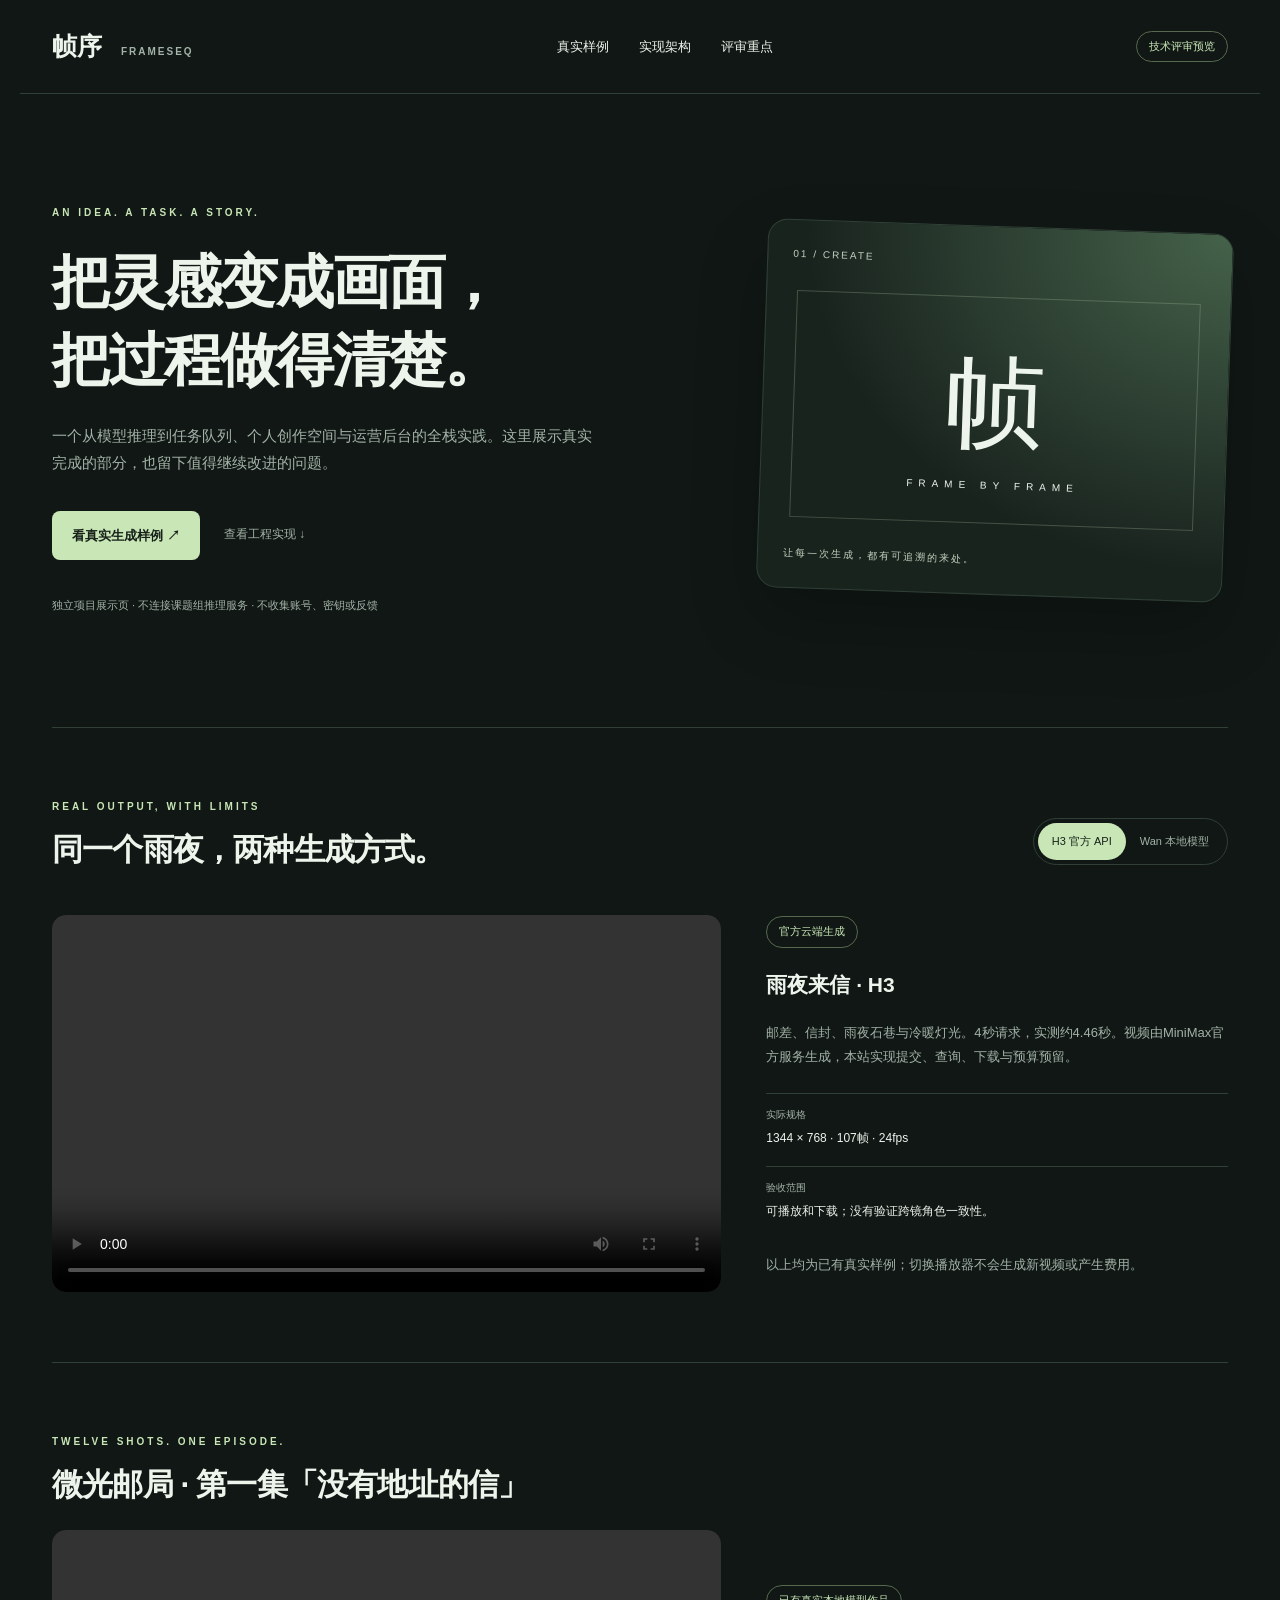
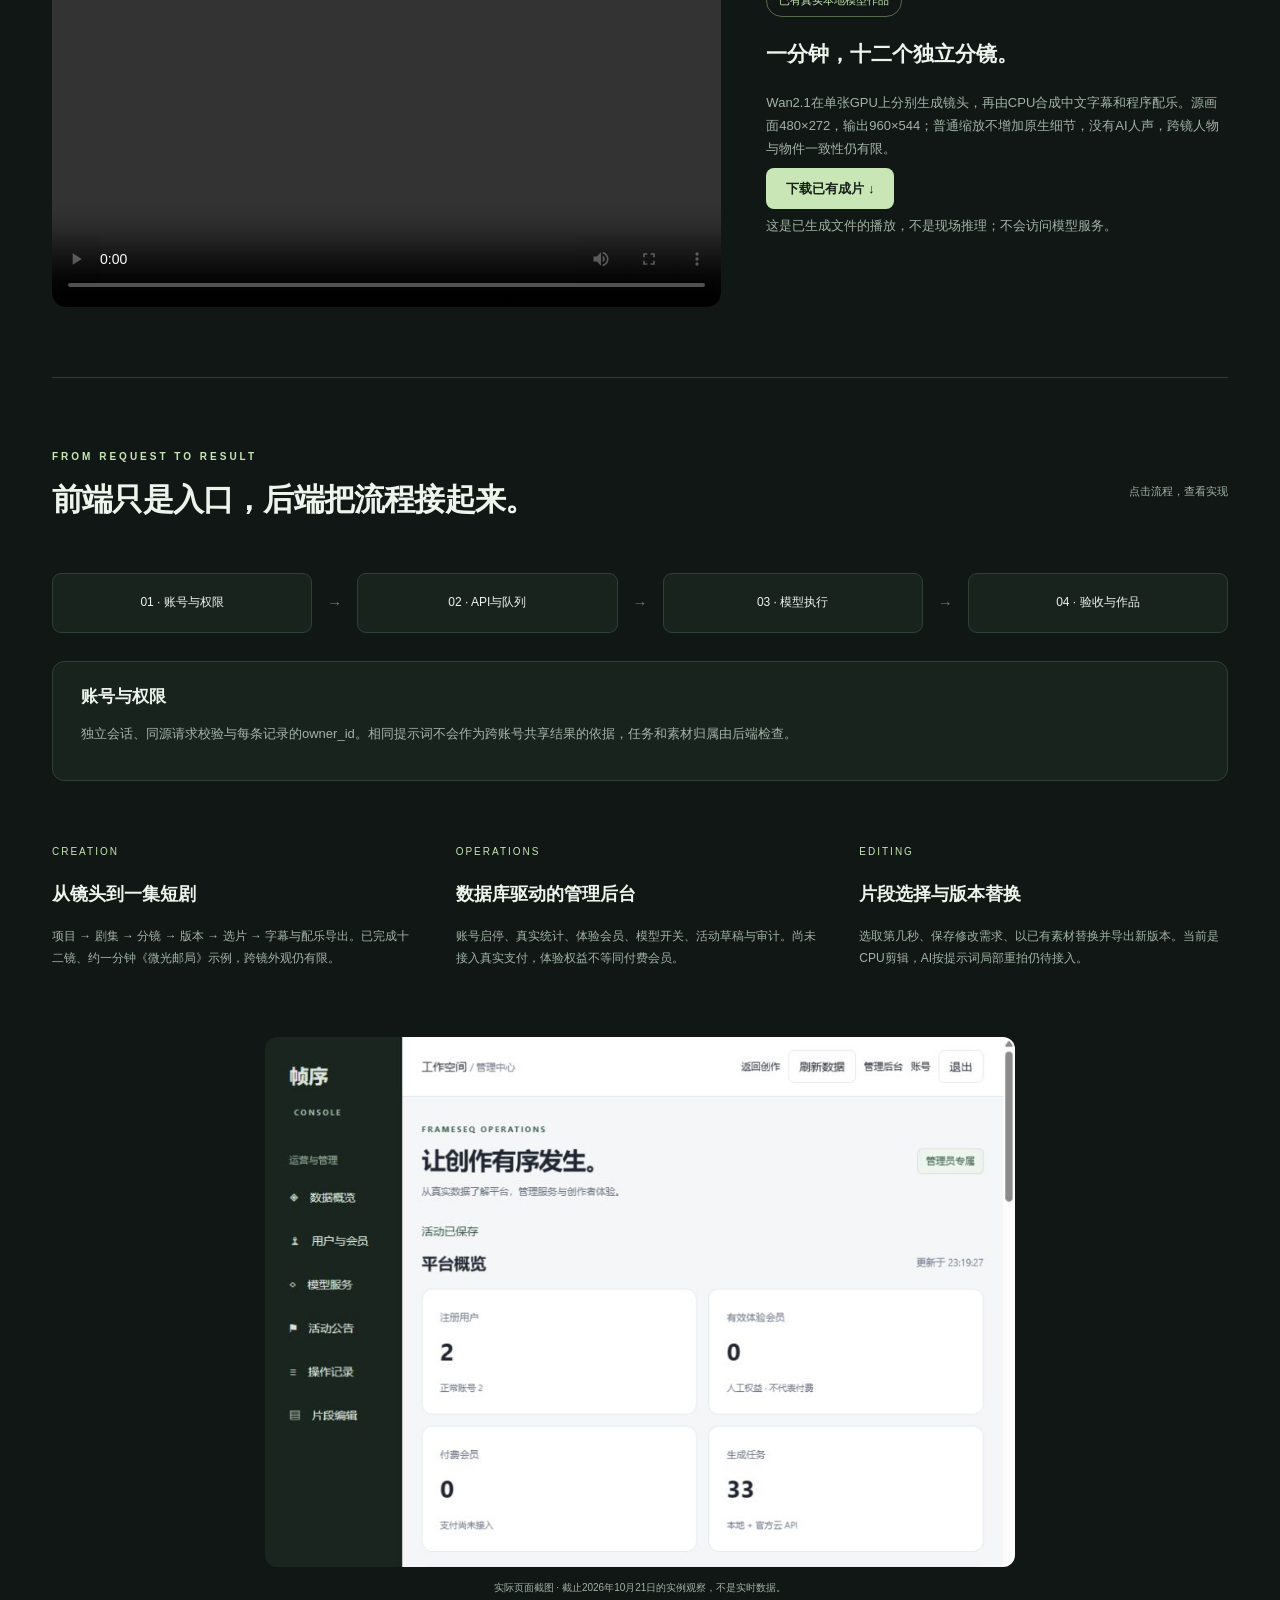
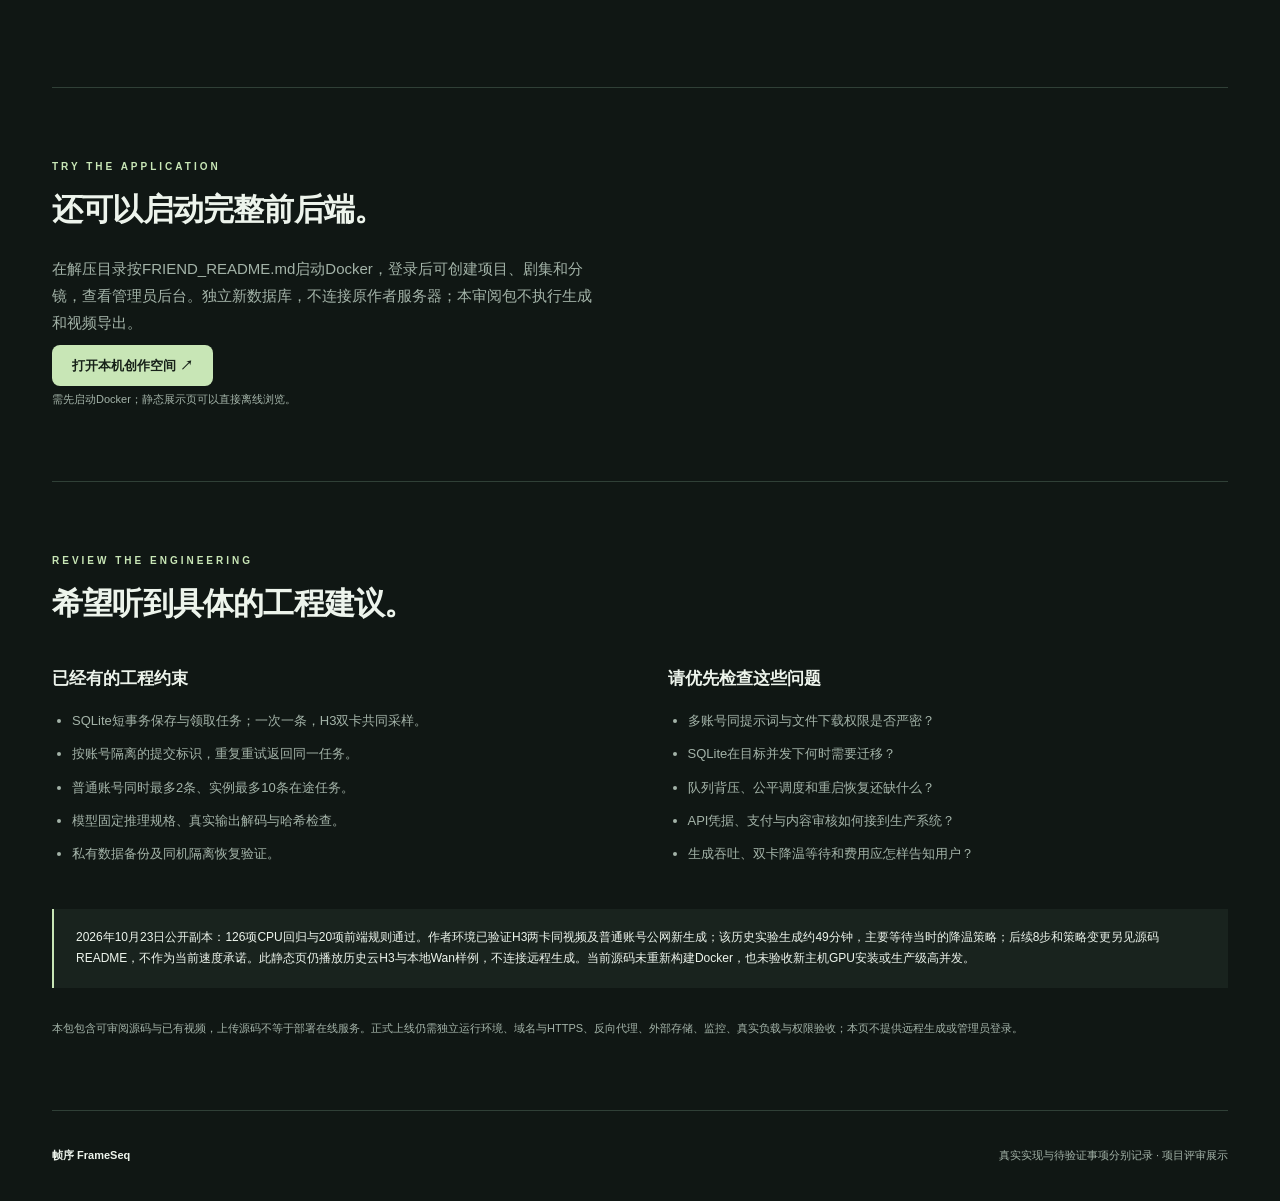
<file: preview/index.html>
<!doctype html><html lang="zh-CN"><head><meta charset="utf-8"><meta name="viewport" content="width=device-width,initial-scale=1"><meta name="description" content="帧序视频生成任务平台：真实模型样例、架构与技术评审说明。"><title>帧序 FrameSeq · 项目技术评审</title><link rel="stylesheet" href="style.css"><script src="app.js" defer></script></head><body><header><a class="brand" href="#">帧序 <small>FRAMESEQ</small></a><nav><a href="#work">真实样例</a><a href="#architecture">实现架构</a><a href="#review">评审重点</a></nav><span class="pill">技术评审预览</span></header><main><section class="hero"><div><p class="eyebrow">AN IDEA. A TASK. A STORY.</p><h1>把灵感变成画面，<br>把过程做得清楚。</h1><p class="intro">一个从模型推理到任务队列、个人创作空间与运营后台的全栈实践。这里展示真实完成的部分，也留下值得继续改进的问题。</p><div class="actions"><a class="button" href="#work">看真实生成样例 ↗</a><a class="quiet" href="#architecture">查看工程实现 ↓</a></div><p class="fine">独立项目展示页 · 不连接课题组推理服务 · 不收集账号、密钥或反馈</p></div><div class="hero-art" aria-hidden="true"><span>01 / CREATE</span><div class="frame">帧<br><small>FRAME BY FRAME</small></div><span>让每一次生成，都有可追溯的来处。</span></div></section><section id="work"><div class="section-heading"><div><p class="eyebrow">REAL OUTPUT, WITH LIMITS</p><h2>同一个雨夜，两种生成方式。</h2></div><div class="switch"><button data-model="h3" aria-pressed="true">H3 官方 API</button><button data-model="wan" aria-pressed="false">Wan 本地模型</button></div></div><div class="work-grid"><video id="sample" controls playsinline preload="metadata" src="assets/h3-rain.mp4"></video><article><span id="origin" class="pill">官方云端生成</span><h3 id="sample-title">雨夜来信 · H3</h3><p id="sample-description">邮差、信封、雨夜石巷与冷暖灯光。4秒请求，实测约4.46秒。视频由MiniMax官方服务生成，本站实现提交、查询、下载与预算预留。</p><dl><div><dt>实际规格</dt><dd id="spec">1344 × 768 · 107帧 · 24fps</dd></div><div><dt>验收范围</dt><dd id="limit">可播放和下载；没有验证跨镜角色一致性。</dd></div></dl><p class="fine">以上均为已有真实样例；切换播放器不会生成新视频或产生费用。</p></article></div></section><section id="episode"><p class="eyebrow">TWELVE SHOTS. ONE EPISODE.</p><h2>微光邮局 · 第一集「没有地址的信」</h2><div class="work-grid"><video controls playsinline preload="metadata" src="assets/episode-demo.mp4"></video><article><span class="pill">已有真实本地模型作品</span><h3>一分钟，十二个独立分镜。</h3><p>Wan2.1在单张GPU上分别生成镜头，再由CPU合成中文字幕和程序配乐。源画面480×272，输出960×544；普通缩放不增加原生细节，没有AI人声，跨镜人物与物件一致性仍有限。</p><a class="button" href="assets/episode-demo.mp4" download="frameseq-episode-1.mp4">下载已有成片 ↓</a><p class="fine">这是已生成文件的播放，不是现场推理；不会访问模型服务。</p></article></div></section><section id="architecture"><div class="section-heading"><div><p class="eyebrow">FROM REQUEST TO RESULT</p><h2>前端只是入口，后端把流程接起来。</h2></div><span class="fine">点击流程，查看实现</span></div><div class="flow"><button data-stage="account">01 · 账号与权限</button><b>→</b><button data-stage="queue">02 · API与队列</button><b>→</b><button data-stage="worker">03 · 模型执行</button><b>→</b><button data-stage="artifact">04 · 验收与作品</button></div><article id="stage-detail" class="detail"><h3>账号与权限</h3><p>独立会话、同源请求校验与每条记录的owner_id。相同提示词不会作为跨账号共享结果的依据，任务和素材归属由后端检查。</p></article><div class="capabilities"><article><span>CREATION</span><h3>从镜头到一集短剧</h3><p>项目 → 剧集 → 分镜 → 版本 → 选片 → 字幕与配乐导出。已完成十二镜、约一分钟《微光邮局》示例，跨镜外观仍有限。</p></article><article><span>OPERATIONS</span><h3>数据库驱动的管理后台</h3><p>账号启停、真实统计、体验会员、模型开关、活动草稿与审计。尚未接入真实支付，体验权益不等同付费会员。</p></article><article><span>EDITING</span><h3>片段选择与版本替换</h3><p>选取第几秒、保存修改需求、以已有素材替换并导出新版本。当前是CPU剪辑，AI按提示词局部重拍仍待接入。</p></article></div><figure><img src="assets/admin-console.png" alt="帧序实际管理员后台截图，显示用户、会员与任务统计" loading="lazy"><figcaption>实际页面截图 · 截止2026年10月21日的实例观察，不是实时数据。</figcaption></figure></section><section id="try"><p class="eyebrow">TRY THE APPLICATION</p><h2>还可以启动完整前后端。</h2><p class="intro">在解压目录按FRIEND_README.md启动Docker，登录后可创建项目、剧集和分镜，查看管理员后台。独立新数据库，不连接原作者服务器；本审阅包不执行生成和视频导出。</p><a class="button" data-app-link href="http://127.0.0.1:18081/studio">打开本机创作空间 ↗</a><p class="fine">需先启动Docker；静态展示页可以直接离线浏览。</p></section><section id="review" class="review"><p class="eyebrow">REVIEW THE ENGINEERING</p><h2>希望听到具体的工程建议。</h2><div class="review-grid"><article><h3>已经有的工程约束</h3><ul><li>SQLite短事务保存与领取任务；一次一条，H3双卡共同采样。</li><li>按账号隔离的提交标识，重复重试返回同一任务。</li><li>普通账号同时最多2条、实例最多10条在途任务。</li><li>模型固定推理规格、真实输出解码与哈希检查。</li><li>私有数据备份及同机隔离恢复验证。</li></ul></article><article><h3>请优先检查这些问题</h3><ul><li>多账号同提示词与文件下载权限是否严密？</li><li>SQLite在目标并发下何时需要迁移？</li><li>队列背压、公平调度和重启恢复还缺什么？</li><li>API凭据、支付与内容审核如何接到生产系统？</li><li>生成吞吐、双卡降温等待和费用应怎样告知用户？</li></ul></article></div><p class="notice">2026年10月23日公开副本：126项CPU回归与20项前端规则通过。作者环境已验证H3两卡同视频及普通账号公网新生成；该历史实验生成约49分钟，主要等待当时的降温策略；后续8步和策略变更另见源码README，不作为当前速度承诺。此静态页仍播放历史云H3与本地Wan样例，不连接远程生成。当前源码未重新构建Docker，也未验收新主机GPU安装或生产级高并发。</p><p class="fine">本包包含可审阅源码与已有视频，上传源码不等于部署在线服务。正式上线仍需独立运行环境、域名与HTTPS、反向代理、外部存储、监控、真实负载与权限验收；本页不提供远程生成或管理员登录。</p></section></main><footer><b>帧序 FrameSeq</b><span>真实实现与待验证事项分别记录 · 项目评审展示</span></footer></body></html>
</file>
<file: preview/style.css>
:root{--bg:#101714;--panel:#19231e;--line:#304037;--text:#edf4ec;--muted:#a3b3a8;--lime:#c8e6b6}*{box-sizing:border-box}html{scroll-behavior:smooth;scroll-padding-top:95px}body{margin:0;background:var(--bg);color:var(--text);font:15px/1.8 'Segoe UI','PingFang SC','Microsoft YaHei',sans-serif}button,a{-webkit-tap-highlight-color:transparent}a{color:inherit;text-decoration:none}button{font:inherit;cursor:pointer}button:focus-visible,a:focus-visible{outline:2px solid var(--lime);outline-offset:5px}header{max-width:1240px;margin:auto;display:flex;align-items:center;justify-content:space-between;padding:24px 32px;border-bottom:1px solid var(--line);gap:24px}.brand{font-size:25px;font-weight:750}.brand small{font-size:10px;letter-spacing:2px;margin-left:12px;color:var(--muted)}nav{display:flex;gap:30px;font-size:13px}.pill{display:inline-block;font-size:11px;border:1px solid #56694f;border-radius:30px;padding:5px 12px;color:var(--lime)}main{max-width:1240px;padding:0 32px;margin:auto}.hero{padding:100px 0;display:grid;grid-template-columns:1.35fr 1fr;gap:80px;align-items:center}.eyebrow{font-size:10px;letter-spacing:3px;color:var(--lime);font-weight:650}h1{font-size:clamp(36px,4.5vw,60px);line-height:1.35;letter-spacing:-2px;font-weight:650;margin:22px 0}h2{font-size:31px;line-height:1.4;letter-spacing:-.8px;margin:12px 0 24px}h3{font-size:21px;font-weight:600;line-height:1.5}.intro{color:var(--muted);max-width:550px}.actions{display:flex;align-items:center;gap:24px;margin:35px 0}.button{background:var(--lime);color:#172119;padding:13px 20px;border-radius:8px;font-weight:650;font-size:13px}.quiet{color:var(--muted);font-size:12px}.fine{font-size:11px;color:var(--muted);line-height:1.9}.hero-art{border:1px solid var(--line);border-radius:20px;padding:25px;background:radial-gradient(ellipse at top right,#45624a,#19231e 65%);display:grid;gap:22px;transform:rotate(2deg);box-shadow:0 30px 70px #0003}.hero-art>span{font-size:10px;letter-spacing:2px;color:#c0d1bd}.frame{border:1px solid #9db29455;margin:5px;padding:30px;text-align:center;font-size:100px;font-weight:200;line-height:1.5}.frame small{display:block;font-size:10px;letter-spacing:6px}section{padding:60px 0;border-bottom:1px solid var(--line)}.section-heading{display:flex;align-items:center;justify-content:space-between;gap:28px}.switch{display:flex;border:1px solid var(--line);padding:4px;border-radius:30px;white-space:nowrap}.switch button{border:0;background:transparent;color:var(--muted);padding:9px 14px;border-radius:25px;font-size:11px}.switch button[aria-pressed=true]{background:var(--lime);color:#172119}.work-grid{display:grid;grid-template-columns:1.45fr 1fr;gap:45px;align-items:center;margin:20px 0 10px}.work-grid video{width:100%;aspect-ratio:16/9;background:#060907;border-radius:14px}.work-grid p{font-size:13px;color:var(--muted)}dl{margin-top:25px}dl div{border-top:1px solid var(--line);padding:12px 0}dt{font-size:10px;color:var(--muted)}dd{margin:4px 0;font-size:12px}.flow{display:flex;align-items:center;gap:15px;margin:28px 0}.flow button{border:1px solid var(--line);border-radius:9px;color:var(--text);background:var(--panel);padding:18px 12px;flex:1;font-size:12px}.flow b{color:#617d6a}.flow button[aria-pressed=true]{border-color:var(--lime);color:var(--lime)}.detail{background:var(--panel);border:1px solid var(--line);border-radius:12px;padding:22px 28px}.detail h3{font-size:17px;margin:0}.detail p{color:var(--muted);font-size:13px}.capabilities{display:grid;grid-template-columns:repeat(3,1fr);gap:35px;margin:55px 0}.capabilities span{font-size:10px;letter-spacing:2px;color:var(--lime)}.capabilities h3{font-size:18px}.capabilities p{font-size:12px;color:var(--muted)}figure{margin:30px auto;max-width:750px}figure img{display:block;width:100%;max-height:530px;object-fit:cover;object-position:top;border-radius:12px}figcaption{font-size:10px;color:var(--muted);margin-top:12px;text-align:center}.review-grid{display:grid;grid-template-columns:1fr 1fr;gap:55px}.review-grid h3{font-size:17px}ul{padding-left:20px;color:var(--muted);font-size:13px}li{margin:10px 0}.notice{border-left:2px solid var(--lime);background:var(--panel);padding:18px 22px;font-size:12px;margin:30px 0}footer{max-width:1240px;margin:0 auto;padding:35px 32px;display:flex;justify-content:space-between;gap:20px;font-size:11px;color:var(--muted)}footer b{color:var(--text)}@media(max-width:800px){header,main{padding-left:20px;padding-right:20px}header{flex-wrap:wrap}header .pill{display:none}nav{gap:16px;font-size:11px}.hero{grid-template-columns:1fr;gap:35px;padding:55px 0}.hero-art{max-width:440px;width:100%;justify-self:center}.frame{font-size:70px;padding:18px}.work-grid,.review-grid{grid-template-columns:1fr;gap:20px}.section-heading{display:block}h2{font-size:26px}.switch{display:inline-flex;margin-bottom:15px}.flow{display:grid;grid-template-columns:1fr 1fr;gap:10px}.flow b{display:none}.flow button{font-size:11px}.capabilities{grid-template-columns:1fr;gap:20px;margin:35px 0}section{padding:40px 0}footer{flex-direction:column}.actions{gap:14px}.fine{overflow-wrap:anywhere}}
</file>
